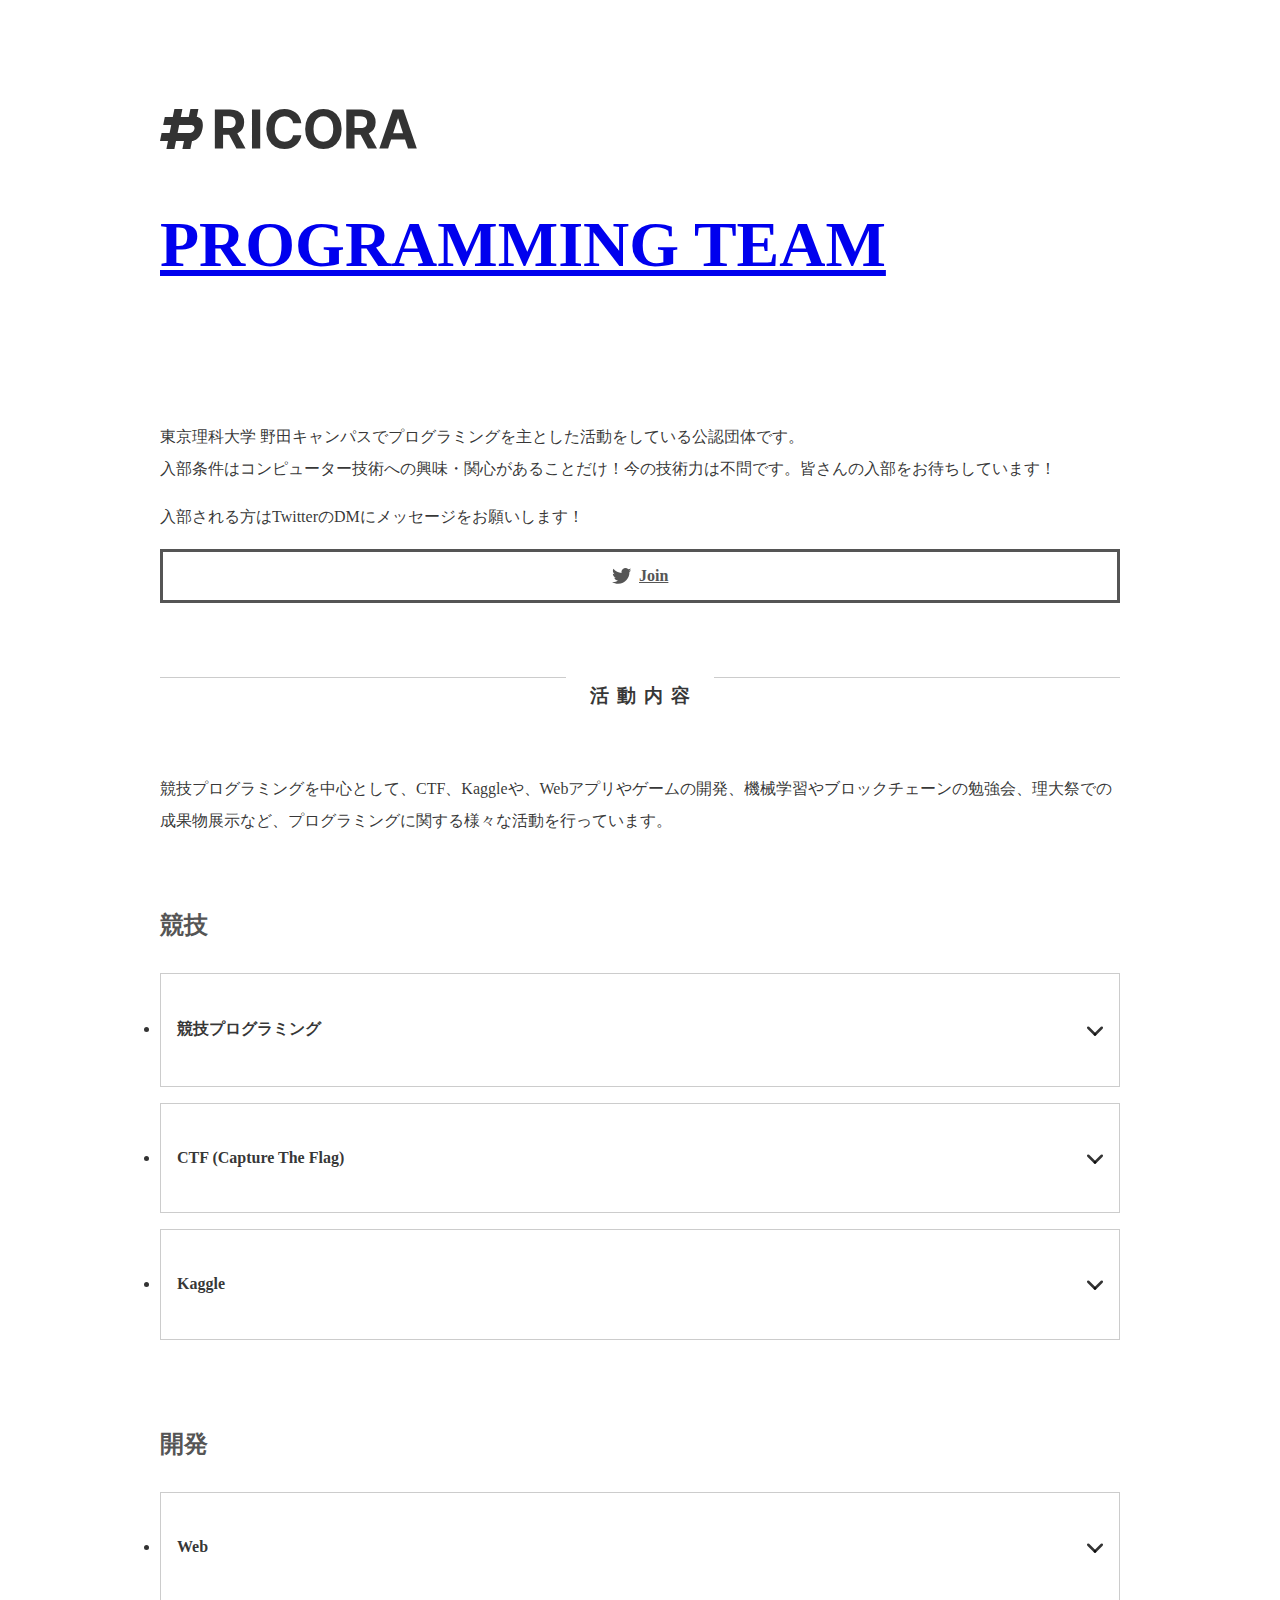
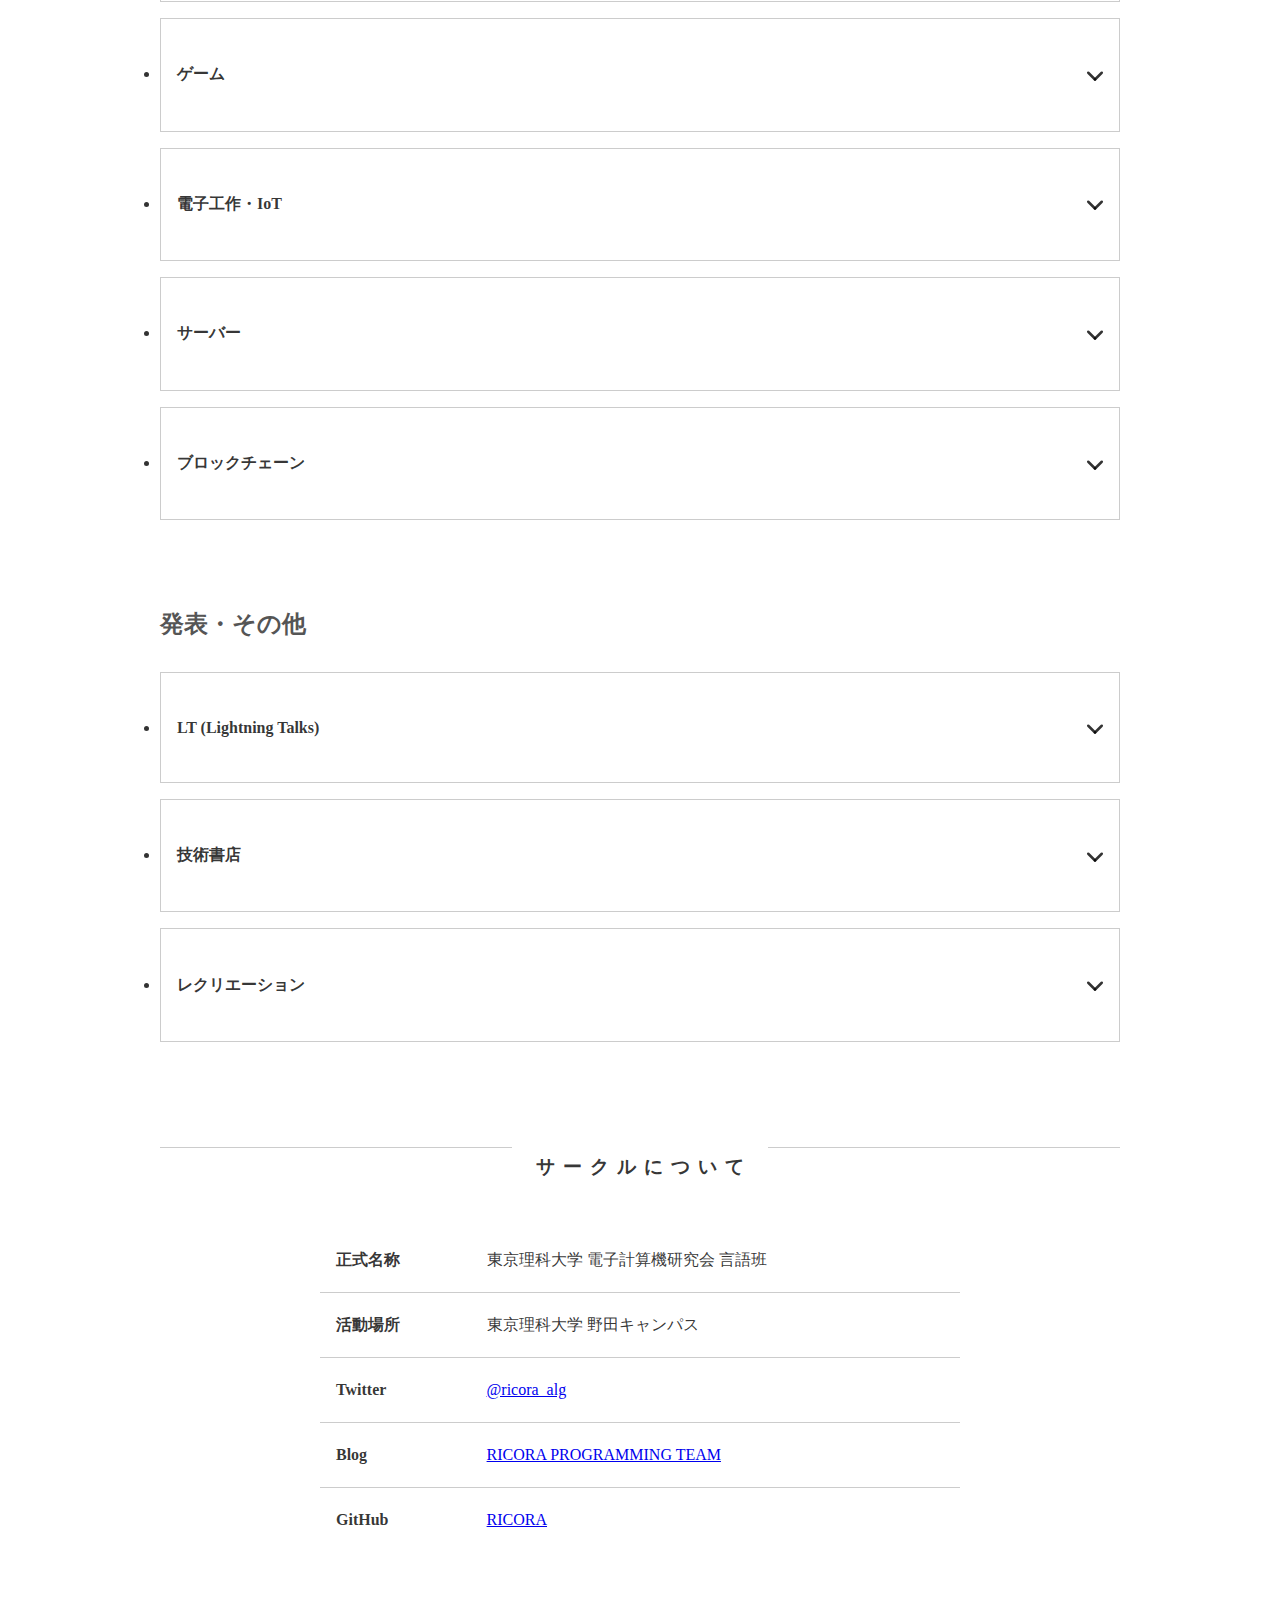
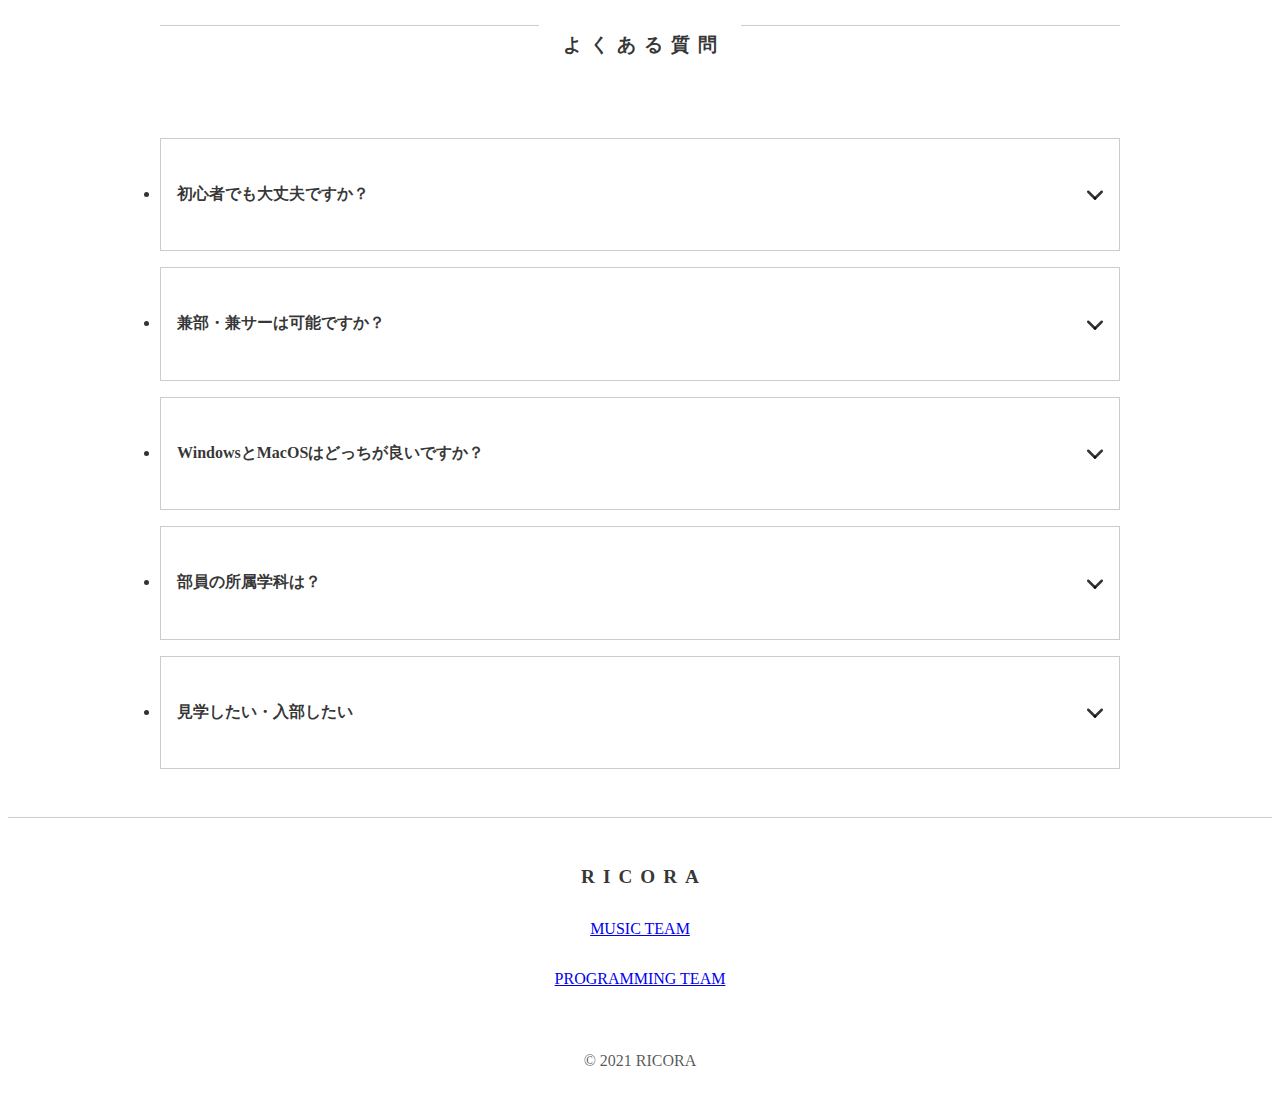
<file: docs/index.html>
<!DOCTYPE html>
<html lang="ja">
<head>
  <meta charset="UTF-8">
  <meta name="viewport" content="width=device-width, initial-scale=1.0">
  <title>RICORA PROGRAMMING TEAM</title>
  <link rel="stylesheet" href="https://kakudo415.github.io/null.css/2.4.css">
  <link rel="stylesheet" href="./css/main.css">
  <link rel="shortcut icon" href="./image/favicon.svg" type="image/svg">
  <script src="./js/main.js" defer></script>
  <!-- OGP -->
  <meta property="og:url" content="https://www.ed.tus.ac.jp/ricora/programming/">
  <meta property="og:title" content="RICORA PROGRAMMING TEAM">
  <meta property="og:description" content="東京理科大学 野田キャンパスでプログラミングを主とした活動をしている公認団体です。">
  <meta property="og:image" content="https://www.ed.tus.ac.jp/ricora/programming/image/ogp.png">
  <meta property="og:image:height" content="600">
  <meta property="og:image:width" content="1200">
  <!-- Twitter Card -->
  <meta name="twitter:card" content="summary_large_image">
  <meta name="twitter:site" content="@ricora_alg">
</head>
<body>
  <header>
    <h1>
      <a href="./../../../">
        <img src="./image/ricora.svg" alt="RICORA">
      </a>
    </h1>
    <h1>
      <a href="./">PROGRAMMING TEAM</a>
    </h1>
  </header>
  <!-- サークル紹介 -->
  <div class="topic intro">
    <p>
      東京理科大学 野田キャンパスでプログラミングを主とした活動をしている公認団体です。<br>
      入部条件はコンピューター技術への興味・関心があることだけ！今の技術力は不問です。皆さんの入部をお待ちしています！
    </p>
    <p>入部される方はTwitterのDMにメッセージをお願いします！</p>
    <a href="https://twitter.com/ricora_alg" class="join-button">
      <?xml version="1.0" encoding="utf-8"?>
      <!-- Generator: Adobe Illustrator 24.2.0, SVG Export Plug-In . SVG Version: 6.00 Build 0)  -->
      <svg version="1.1" id="Logo" xmlns="http://www.w3.org/2000/svg" xmlns:xlink="http://www.w3.org/1999/xlink" x="0px" y="0px" viewBox="0 0 248 204" style="enable-background:new 0 0 248 204;" xml:space="preserve">
        <g id="Logo_1_">
          <path id="white_background" class="st0" d="M221.95,51.29c0.15,2.17,0.15,4.34,0.15,6.53c0,66.73-50.8,143.69-143.69,143.69v-0.04
          C50.97,201.51,24.1,193.65,1,178.83c3.99,0.48,8,0.72,12.02,0.73c22.74,0.02,44.83-7.61,62.72-21.66
          c-21.61-0.41-40.56-14.5-47.18-35.07c7.57,1.46,15.37,1.16,22.8-0.87C27.8,117.2,10.85,96.5,10.85,72.46c0-0.22,0-0.43,0-0.64
          c7.02,3.91,14.88,6.08,22.92,6.32C11.58,63.31,4.74,33.79,18.14,10.71c25.64,31.55,63.47,50.73,104.08,52.76
          c-4.07-17.54,1.49-35.92,14.61-48.25c20.34-19.12,52.33-18.14,71.45,2.19c11.31-2.23,22.15-6.38,32.07-12.26
          c-3.77,11.69-11.66,21.62-22.2,27.93c10.01-1.18,19.79-3.86,29-7.95C240.37,35.29,231.83,44.14,221.95,51.29z" />
        </g>
      </svg>
      <span>Join</span>
    </a>
  </div>
  <!-- 活動内容 -->
  <div class="topic-header">
    <h2>活動内容</h2>
  </div>
  <div class="topic">
    <p>
      競技プログラミングを中心として、CTF、Kaggleや、Webアプリやゲームの開発、機械学習やブロックチェーンの勉強会、理大祭での成果物展示など、プログラミングに関する様々な活動を行っています。
    </p>
  </div>
  <div class="topic activity">
    <h3>競技</h3>
    <ul>
      <li class="toggle">
        <h4>競技プログラミング</h4>
        <div class="inner">
          <p>
            あなたのプログラミング力を腕試ししましょう！<br>
            競技プログラミングは、より早く、より正確に課題を解決するプログラムを書く能力が問われる競技です。<br>
            楽しくアルゴリズムを学んでプログラミング力を高めることができます。
          </p>
        </div>
      </li>
      <li class="toggle">
        <h4>CTF (Capture The Flag)</h4>
        <div class="inner">
          <p>
            パケット分析、プロトコル解析、システム管理、プログラミング、暗号解読などの知識や技能が試されるコンピュータセキュリティ技術の競技です。
          </p>
        </div>
      </li>
      <li class="toggle">
        <h4>Kaggle</h4>
        <div class="inner">
          <p>
            企業や研究者が投稿したデータでその最適モデルを競い合う競技です。<br>
            統計学や機械学習の知識や技能が試されます。
          </p>
        </div>
      </li>
    </ul>
  </div>
  <div class="topic activity">
    <h3>開発</h3>
    <ul>
      <li class="toggle">
        <h4>Web</h4>
        <div class="inner">
          <p>
            あなたのコンテンツをインターネットで世界中に公開しましょう。
            サーバーを開発することで、Webサイトの枠にとらわれない様々な機能を持ったWebアプリを制作することもできます。
          </p>
        </div>
      </li>
      <li class="toggle">
        <h4>ゲーム</h4>
        <div class="inner">
          <p>
            ゲームやっているだけで満足ですか？
            OpenSiv3D(C++)、LWJGL(Java)、Arcade(Python)などのゲームライブラリや
            Unity(C#)、Unreal Engine(C++)などのゲームエンジンを駆使してゲーム開発をしてみよう。
          </p>
        </div>
      </li>
      <li class="toggle">
        <h4>電子工作・IoT</h4>
        <div class="inner">
          <p>
            Raspberry PiやArduinoを使って、ロボット・IoT開発を始めてみませんか？
          </p>
        </div>
      </li>
      <li class="toggle">
        <h4>サーバー</h4>
        <div class="inner">
          <p>
            電子工作でお馴染みのRaspberry PiはOSが搭載されたコンピューターであるため、Webサーバー構築に使用することもできます。
            このサイト(tus-ricora.com)は部員の構築したサーバー上で運用されています。
            AWS、Azure、GCPなどのクラウドインフラサービスを用いると、必要なときに必要な規模のサーバーを簡単に構築することができます。
            このようなサービスでは数多くの機能が提供されています。
          </p>
        </div>
      </li>
      <li class="toggle">
        <h4>ブロックチェーン</h4>
        <div class="inner">
          <p>
            ブロックチェーンとは分散型管理台帳のことで、従来の1つのサーバーにデータを保存する中央集権型とは違ってたくさんのデータ管理者がそれぞれデータの整合性を確かめながらデータを保存していくものです。
            すでに出来上がっているデータ群にデータを加えていく様から、データをブロック状にチェーンで繋げていく、ということでブロックチェーンという名前がついています。
            ブロックチェーン技術を利用したアプリケーション開発を行なっていきます。
          </p>
        </div>
      </li>
    </ul>
  </div>
  <div class="topic activity">
    <h3>発表・その他</h3>
    <ul>
      <li class="toggle">
        <h4>LT (Lightning Talks)</h4>
        <div class="inner">
          <p>
            学んだ内容をサークルの仲間と共有しましょう。<br>
            RICORA言語班では月に数回、LT会(Lightning Talks)を行っています。
            一人約十分弱くらいの時間で、自身が勉強してきたことや、他のメンバーと共有したいことを発表します。
            自身のプレゼン能力が向上することはもちろん、他の人の発表によって知見も広がります。
          </p>
        </div>
      </li>
      <li class="toggle">
        <h4>技術書店</h4>
        <div class="inner">
          <p>
            技術書典とは技術書専門の同人誌即売会です。2019年度には技術書典7で合同誌を頒布しました。<br>
            これからも部誌を発行できるくらい活動を盛り上げていきましょう！
          </p>
        </div>
      </li>
      <li class="toggle">
        <h4>レクリエーション</h4>
        <div class="inner">
          <p>
            RICORA言語班では部員の親睦を深めることを目的に定期的にレクリエーションを行っています。
            2020年度はMinecraftを用いてレクリエーションを行いました。
            希望のレクリエーションがあればぜひ提案してください！
          </p>
        </div>
      </li>
    </ul>
  </div>
  <!-- サークルについて -->
  <div class="topic-header">
    <h2>サークルについて</h2>
  </div>
  <div class="topic info">
    <table>
      <tr>
        <th>正式名称</th>
        <td>東京理科大学 電子計算機研究会 言語班</td>
      </tr>
      <tr>
        <th>活動場所</th>
        <td>東京理科大学 野田キャンパス</td>
      </tr>
      <tr>
        <th>Twitter</th>
        <td><a href="https://twitter.com/ricora_alg">@ricora_alg</a></td>
      </tr>
      <tr>
        <th>Blog</th>
        <td><a href="https://tus-ricora.com/programming/">RICORA PROGRAMMING TEAM</a></td>
      </tr>
      <tr>
        <th>GitHub</th>
        <td><a href="https://github.com/RICORA">RICORA</a></td>
      </tr>
    </table>
  </div>
  <!-- よくある質問 -->
  <div class="topic-header">
    <h2>よくある質問</h2>
  </div>
  <div class="topic faq">
    <ul>
      <li class="toggle">
        <h4>初心者でも大丈夫ですか？</h4>
        <div class="inner">
          <p>
            先輩や経験者の同級生が助けてくれるので、未経験者でもやる気さえあれば大丈夫です。<br>
            もちろん経験者も大歓迎です。
          </p>
        </div>
      </li>
      <li class="toggle">
        <h4>兼部・兼サーは可能ですか？</h4>
        <div class="inner">
          <p>
            週1~2でゆるく活動でしているので、兼部・兼サーや勉強、アルバイトとの両立も十分可能です。
          </p>
        </div>
      </li>
      <li class="toggle">
        <h4>WindowsとMacOSはどっちが良いですか？</h4>
        <div class="inner">
          <p>
            基本的に学科の指示に従ってください。<br>
            昔はプログラミングといえばUNIX系OS(MacOSやLinuxなど)が優勢でしたが、WSLやVSCodeなどの登場によりWindowsも十分選択肢に入るようになったので好みで選びましょう。<br>
            また東京理科大学の学生はWindows 10 Educationを無料で使用することができます。新たにデスクトップPCを組む場合や、MacでBoot Campを使用してWindows環境を構築したい場合にはこれを利用しましょう。
          </p>
        </div>
      </li>
      <li class="toggle">
        <h4>部員の所属学科は？</h4>
        <div class="inner">
          <p>
            MA(数学科)、EE(電気電子情報工学科)、IS(情報科学科)、ME(機械工学科)、PH(物理学科)の部員が在籍しています。
          </p>
        </div>
      </li>
      <li class="toggle">
        <h4>見学したい・入部したい</h4>
        <div class="inner">
          <p>
            見学や入部は時期を問わず大歓迎です。<br>
            サークルへの質問だけでも構いません。
            少しでもRICORAへ興味を持って頂けた場合は、お気軽にRICORA公式Twitter(@ricora_alg)のDMからお問い合わせください。
          </p>
          <p>
            <a href="https://twitter.com/ricora_alg" class="join-button">
              <?xml version="1.0" encoding="utf-8"?>
              <!-- Generator: Adobe Illustrator 24.2.0, SVG Export Plug-In . SVG Version: 6.00 Build 0)  -->
              <svg version="1.1" id="Logo" xmlns="http://www.w3.org/2000/svg" xmlns:xlink="http://www.w3.org/1999/xlink" x="0px" y="0px" viewBox="0 0 248 204" style="enable-background:new 0 0 248 204;" xml:space="preserve">
                <g id="Logo_1_">
                  <path id="white_background" class="st0" d="M221.95,51.29c0.15,2.17,0.15,4.34,0.15,6.53c0,66.73-50.8,143.69-143.69,143.69v-0.04
                  C50.97,201.51,24.1,193.65,1,178.83c3.99,0.48,8,0.72,12.02,0.73c22.74,0.02,44.83-7.61,62.72-21.66
                  c-21.61-0.41-40.56-14.5-47.18-35.07c7.57,1.46,15.37,1.16,22.8-0.87C27.8,117.2,10.85,96.5,10.85,72.46c0-0.22,0-0.43,0-0.64
                  c7.02,3.91,14.88,6.08,22.92,6.32C11.58,63.31,4.74,33.79,18.14,10.71c25.64,31.55,63.47,50.73,104.08,52.76
                  c-4.07-17.54,1.49-35.92,14.61-48.25c20.34-19.12,52.33-18.14,71.45,2.19c11.31-2.23,22.15-6.38,32.07-12.26
                  c-3.77,11.69-11.66,21.62-22.2,27.93c10.01-1.18,19.79-3.86,29-7.95C240.37,35.29,231.83,44.14,221.95,51.29z" />
                </g>
              </svg>
              <span>Twitter</span>
            </a>
          </p>
        </div>
      </li>
    </ul>
  </div>
  <footer>
    <div>
      <h2>RICORA</h2>
      <div>
        <a href="https://www.ed.tus.ac.jp/ricora/MusicTeam/index.html">MUSIC TEAM</a>
      </div>
      <div>
        <a href="https://www.ed.tus.ac.jp/ricora/programming">PROGRAMMING TEAM</a>
      </div>
      <div class="copyright">
        <span>&copy; 2021 RICORA</span>
      </div>
    </div>
  </footer>
</body>
</html>
</file>
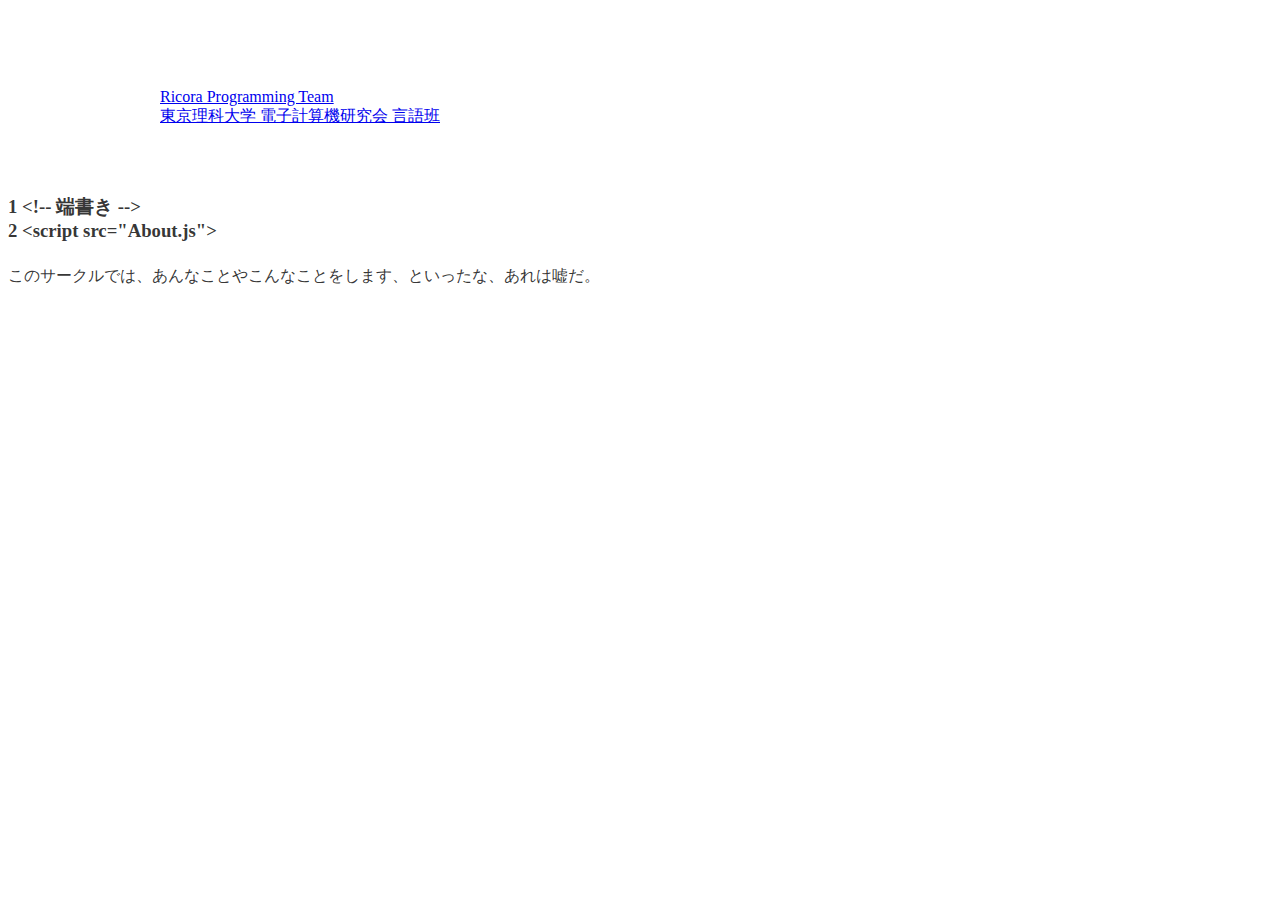
<file: docs/About/index.html>
<!DOCTYPE html>
<html lang="ja">
<head>
	<meta charset="UTF-8">
	<meta name="viewport" content="width=device-width, initial-scale=1.0">
	<meta http-equiv="X-UA-Compatible" content="ie=edge">
	<link rel="stylesheet" href="../css/main.css">
	<title>About - Ricora Programming Team</title>
</head>
<body>
	<a href="../" class="unset-link-style"><header>
		<div>Ricora Programming Team</div>
		<div>東京理科大学 電子計算機研究会 言語班</div>
	</header></a>
	<main>
		<h3><span class="highlight-line-number pre"> 1  </span>
			<span class="highlight-comment">&lt;!-- 端書き --&gt;</span>
			<br />
			<span class="highlight-line-number pre"> 2  </span>
			<span class="highlight-html-blackets">&lt;</span><!--
			--><span class="highlight-keyword">script</span>
			<span class="highlight-html-attribute">src</span><!--
			--><span class="highlight-normal">=</span><!--
			--><span class="highlight-string">"About.js"</span><!--
			--><span class="highlight-html-blackets">&gt;</span>
		</h3>
		<p>
			このサークルでは、あんなことやこんなことをします、といったな、あれは嘘だ。
		</p>
	</main>
</body>
</html>
</file>
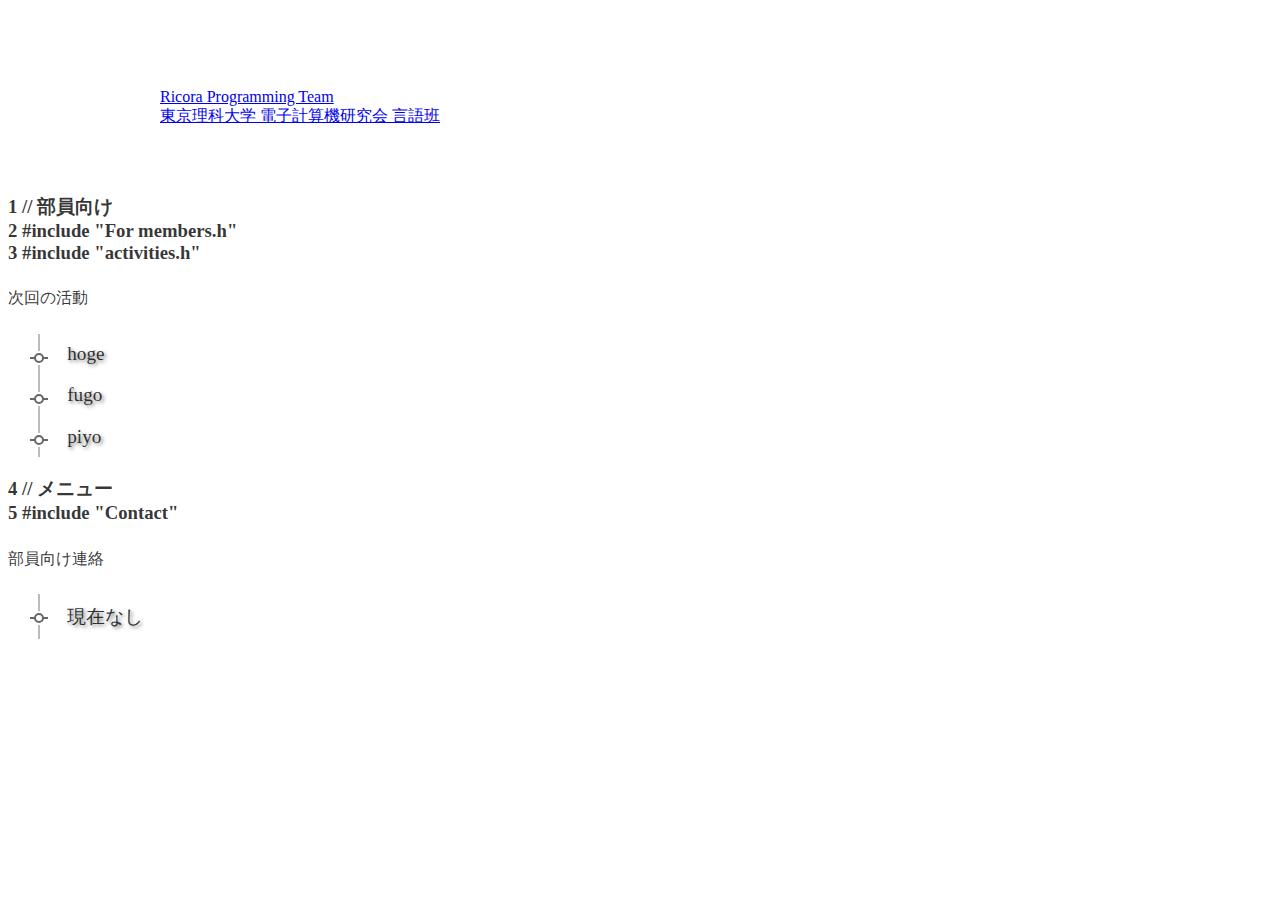
<file: docs/For_members/index.html>
<!DOCTYPE html>
<html lang="ja">
<head>
	<meta charset="UTF-8">
	<meta name="viewport" content="width=device-width, initial-scale=1.0">
	<meta http-equiv="X-UA-Compatible" content="ie=edge">
	<link rel="stylesheet" href="../css/main.css">
	<link rel="stylesheet" href="../css/homenav.css">
	<title>Welcome Page - Ricora Programming Team</title>
</head>
<body>
	<a href="../" class="unset-link-style"><header>
		<div>Ricora Programming Team</div>
		<div>東京理科大学 電子計算機研究会 言語班</div>
	</header></a>
	<main>
		<h3><span class="highlight-line-number pre"> 1  </span>
			<span class="highlight-comment">// 部員向け</span>
			<br />
			<span class="highlight-line-number pre"> 2  </span>
			<span class="highlight-control">#include</span>
			<span class="highlight-string">"For members.h"</span>
			<br />
			<span class="highlight-line-number pre"> 3  </span>
			<span class="highlight-control">#include</span>
			<span class="highlight-string">"activities.h"</span>

		</h3>
		<p>次回の活動</p>
		<nav>
			<ul>
				<li>hoge</li>
				<li>fugo</li>
				<li>piyo</li>
			</ul>
		</nav>
		
		<h3><span class="highlight-line-number pre"> 4 </span>
			<span class="highlight-comment">// メニュー</span>
			<br />
			<span class="highlight-line-number pre"> 5  </span>
			<span class="highlight-control">#include</span>
			<span class="highlight-string">"Contact"</span>
		</h3>
		<p>部員向け連絡</p>
		<nav>
			<ul>
				<li>現在なし</li>
			</ul>
		</nav>
	</main>
</body>
</html>
</file>
<file: docs/css/main.css>
body {
  color: #000C;
}

p {
  margin: 1rem 0;
  line-height: 2rem;
}

/* ヘッダー */

header {
  padding: 5rem 1rem 3rem;
  max-width: 960px;
  margin: 0 auto;
}

header h1 a {
  display: inline-block;
  overflow: hidden;
}

header h1:first-child {
  margin-bottom: 1rem;
}
header h1:first-child img {
  display: inline-block;
  height: 2.5rem;
}

header h1:last-child {
  font-size: 4rem;
  font-weight: bold;
}

/* サークル紹介 */

.join-button {
  width: 100;
  padding: 1rem 2rem;
  display: flex;
  align-items: center;
  font-weight: bold;
  border: 0.2rem solid #555;
  color: #555;
  background: #FFF;
}
.join-button:hover {
  color: #FFF;
  background: #555;
}

.join-button svg {
  height: 1rem;
  width: auto;
  margin: 0 0.5rem 0 auto;
  fill: #555;
}
.join-button:hover svg {
  fill: #FFF;
}

.join-button span {
  margin: 0 auto 0 0;
  line-height: 1rem;
}

.topic-header {
  margin: 2rem auto 0;
  padding: 1rem 1rem;
  max-width: 960px;
  display: flex;
}

.topic-header::before,
.topic-header::after {
  content: "";
  flex-grow: 1;
  height: 1px;
  background: #0003;
}
.topic-header::before {
  margin: 0.6rem 1.5rem 0 0;
}
.topic-header::after {
  margin: 0.6rem 0 0 1.5rem;
}

.topic-header h2 {
  font-size: 1.2rem;
  font-weight: bold;
  text-align: center;
  letter-spacing: 0.5rem;
  margin-right: -0.5rem;
}

.topic {
  max-width: 960px;
  margin: 0 auto;
  padding: 1rem 1rem;
}

/* トグル */

.toggle {
  margin-bottom: 1rem;
  border: 1px solid #0003;
}
.toggle:last-child {
  margin-bottom: 0;
}

.toggle h4 {
  padding: 1.5rem 1rem;
  font-size: 1rem;
  font-weight: bold;
  cursor: pointer;
  display: flex;
  align-items: center;
}

.toggle h4 img {
  height: 1rem;
  width: auto;
  margin-left: auto;
}

.toggle .inner {
  display: none;
  overflow: hidden;
  height: 0;
}

.toggle p {
  margin: 0;
  padding: 0 1rem 1rem;
}


/* 活動内容 */

.topic.activity h3 {
  margin-bottom: 0.5rem;
  font-size: 1.5rem;
  font-weight: bold;
  color: #555;
}

.topic.activity ul {
  padding: 1rem 0;
}

/* サークルについて */

.topic.info table {
  max-width: 640px;
  width: 100%;
  margin: 0 auto;
  border-collapse: collapse;
}

.topic.info tr {
  line-height: 2rem;
  border-bottom: 1px solid #0003;
}

.topic.info tr:last-child {
  border-bottom: none;
}

.topic.info th, .topic.info td {
  padding: 1rem;
}

.topic.info th {
  font-weight: bold;
  text-align: left;
  white-space: nowrap;
}

.topic.info a {
  text-decoration: underline;
}
.topic.info a:hover {
  text-decoration: unset;
}

/* よくある質問 */

.topic.faq ul {
  padding: 1rem 0;
}

/* フッター */

footer {
  padding: 2rem 1rem;
  text-align: center;
  border-top: 1px solid #0003;
}

footer h2 {
  font-size: 1.2rem;
  font-weight: bold;
  text-align: center;
  letter-spacing: 0.5rem;
  margin-right: -0.5rem;
}

footer > div {
  max-width: 960px;
  margin: 0 auto;
}

footer > div div {
  margin: 2rem 0 0;
}
footer > div div.copyright {
  margin: 4rem 0 0;
  color: #000A;
}

footer a {
  text-decoration: underline;
}
footer a:hover {
  text-decoration: unset;
}

@media (max-width: 640px) {
  header {
    padding: 2rem 1rem 0;
  }
  
  header h1:first-child img {
    height: 1.5rem;
  }
  
  header h1:last-child {
    font-size: 2.5rem;
  }

  .topic-header {
    margin: 1rem auto 0;
  }
}
</file>
<file: docs/css/homenav.css>
@charset "UTF-8";
/*--- ぐしゃぐしゃアニメーション ---*/
@-webkit-keyframes selectedNoise {
  0% {
    left: 5px;
    top: 0px;
  }
  10% {
    left: -3.7944px;
    top: 2.4192px;
  }
  20% {
    left: 1.708988544px;
    top: -3.671764992px;
  }
  30% {
    left: 0.4796295475px;
    top: 3.6133060343px;
  }
  40% {
    left: -2.1122432626px;
    top: -2.510001723px;
  }
  50% {
    left: 2.8173784008px;
    top: 0.8828023274px;
  }
  60% {
    left: -2.5651871989px;
    top: 0.6932193352px;
  }
  70% {
    left: 1.6112620183px;
    top: -1.7672104634px;
  }
  80% {
    left: -0.3677074099px;
    top: 2.1206936914px;
  }
  90% {
    left: -0.7470306365px;
    top: -1.7872635817px;
  }
  100% {
    left: 0px;
    top: 0px;
  }
}
@keyframes selectedNoise {
  0% {
    left: 5px;
    top: 0px;
  }
  10% {
    left: -3.7944px;
    top: 2.4192px;
  }
  20% {
    left: 1.708988544px;
    top: -3.671764992px;
  }
  30% {
    left: 0.4796295475px;
    top: 3.6133060343px;
  }
  40% {
    left: -2.1122432626px;
    top: -2.510001723px;
  }
  50% {
    left: 2.8173784008px;
    top: 0.8828023274px;
  }
  60% {
    left: -2.5651871989px;
    top: 0.6932193352px;
  }
  70% {
    left: 1.6112620183px;
    top: -1.7672104634px;
  }
  80% {
    left: -0.3677074099px;
    top: 2.1206936914px;
  }
  90% {
    left: -0.7470306365px;
    top: -1.7872635817px;
  }
  100% {
    left: 0px;
    top: 0px;
  }
}
nav {
  font-size: 1.2em;
}
nav > ul {
  list-style-type: none;
}
nav > ul a {
  color: unset;
  text-decoration: unset;
}
nav > ul li {
  position: relative;
  margin-left: -1em;
  padding: 0.5em 2em;
  text-shadow: 0.1em 0.1em 0.2em rgba(0, 0, 0, 0.5);
  box-shadow: 0.2em 0.2em 0.2em rgba(0, 0, 0, 0);
  transition: text-shadow 0.5s, box-shadow 0.5s;
  background-image: url(../img/menuitemArrow.svg);
  background-position: 0 calc(1em - 20px);
  background-repeat: no-repeat;
}
nav > ul li[data-sticker]::after {
  display: inline-block;
  content: attr(data-sticker);
  position: relative;
  font-size: 0.7em;
  left: 1em;
  top: -0.5em;
  padding: 0em 0.5em;
  background-clip: padding-box;
  background-color: rgba(255, 32, 32, 0.8);
  text-shadow: none;
  color: #EEE;
  box-shadow: 0.1em 0.1em 0.3em rgba(0, 0, 0, 0.5);
  transition: box-shadow 0.5s;
}
nav > ul li:hover {
  text-shadow: 0.05em 0.05em 0.07em rgba(0, 64, 255, 0.8);
  box-shadow: 0.2em 0.2em 0.5em rgba(0, 0, 0, 0.3);
}
nav > ul li:hover[data-sticker]::after {
  box-shadow: 0.05em 0.05em 0.07em rgba(0, 64, 255, 0.8);
}

/*# sourceMappingURL=homenav.css.map */
</file>
